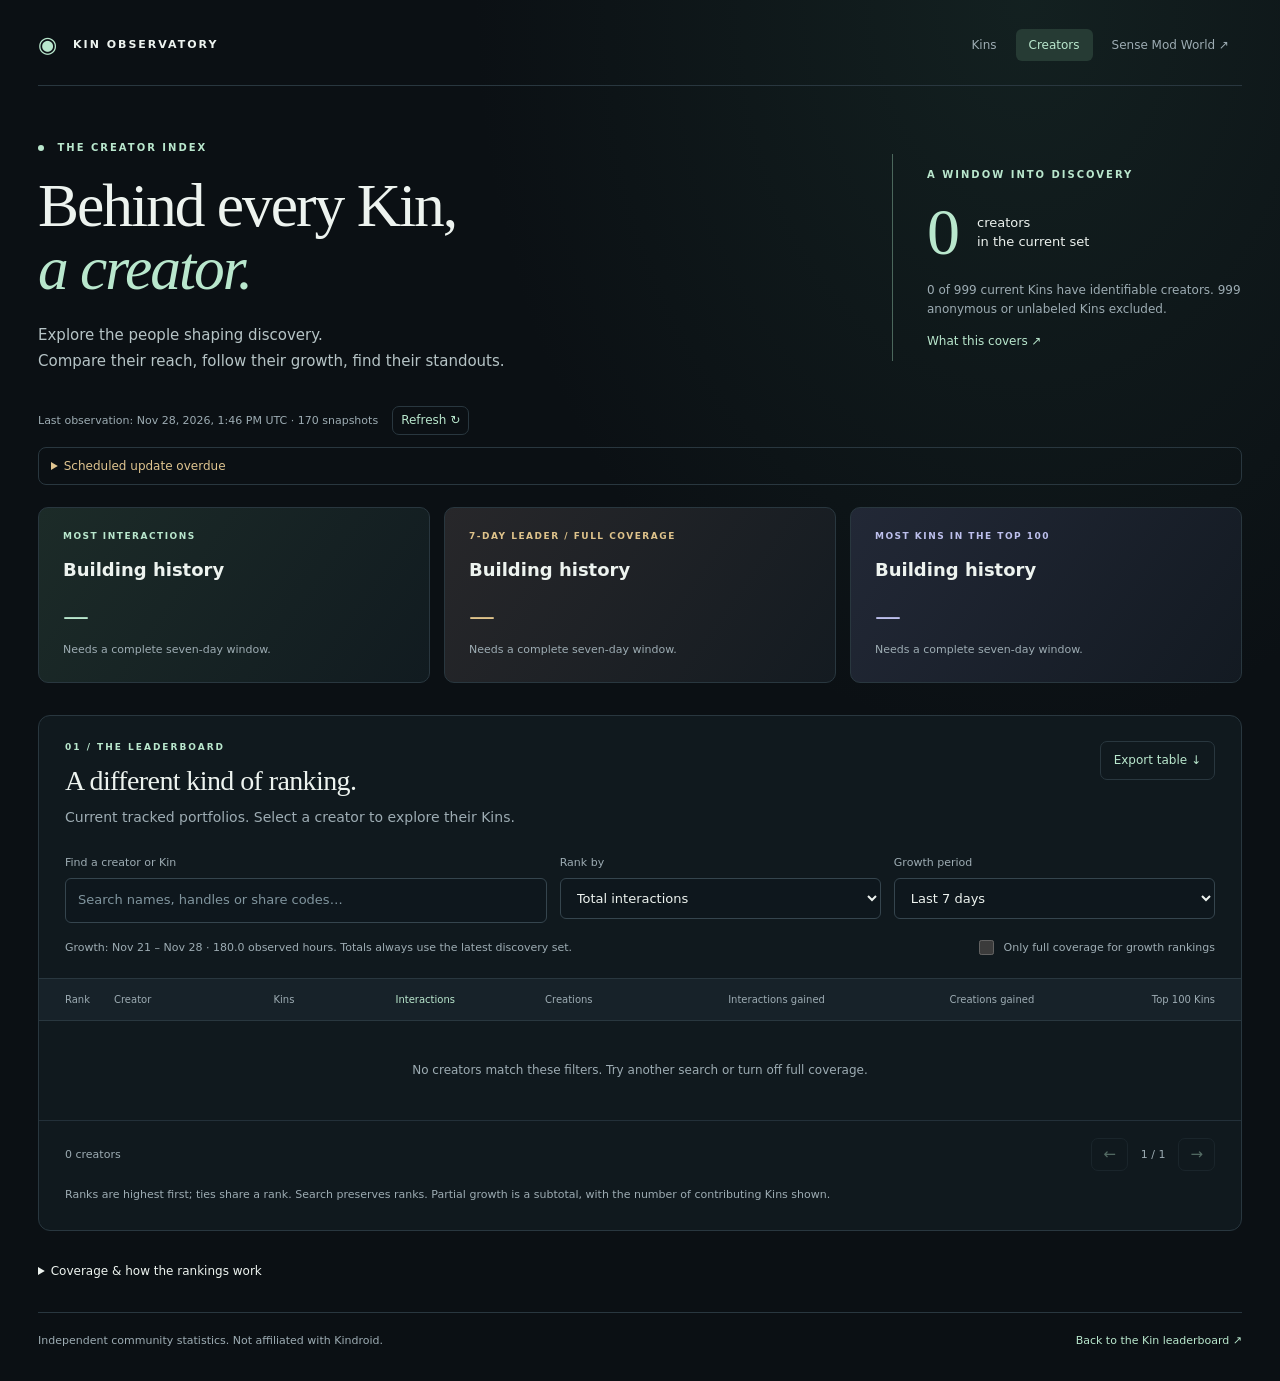
<file: creators/index.html>
<!doctype html>
<html lang="en"><head><meta charset="utf-8"><meta name="viewport" content="width=device-width,initial-scale=1"><meta name="robots" content="noindex,nofollow"><meta name="description" content="Explore the creators behind Kindroid discovery. Compare tracked portfolios, growth and reach."><title>Creators · Kin Observatory</title><link rel="stylesheet" href="style.css?v=creators-1"></head>
<body><a class="skip" href="#leaderboard">Skip to leaderboard</a><main>
<nav class="site-nav" aria-label="Observatory pages"><a class="wordmark" href="../"><span>◉</span> KIN OBSERVATORY</a><div><a href="../">Kins</a><a class="active" aria-current="page" href="./">Creators</a><a href="../sense-mod-world/">Sense Mod World ↗</a></div></nav>
<header class="hero"><div><p class="eyebrow"><span class="live-dot"></span> THE CREATOR INDEX</p><h1>Behind every Kin,<br><em>a creator.</em></h1><p class="intro">Explore the people shaping discovery. <br>Compare their reach, follow their growth, find their standouts.</p></div><div class="coverage-card"><span class="eyebrow">A WINDOW INTO DISCOVERY</span><div><strong id="creatorCount">—</strong><span>creators <br>in the current set</span></div><p id="coverageSummary">Loading tracked portfolios…</p><a href="#method">What this covers ↗</a></div></header>
<div class="fresh"><span id="freshness" role="status">Loading the latest observation…</span><button id="reload" class="quiet">Refresh ↻</button></div>
<section class="spotlights" id="spotlights" aria-label="Creator highlights"><div class="loading">Finding the current leaders…</div></section>
<section class="board panel" id="leaderboard" aria-labelledby="leaderboardTitle"><div class="section-head"><div><p class="eyebrow">01 / THE LEADERBOARD</p><h2 id="leaderboardTitle">A different kind of ranking.</h2><p class="muted">Current tracked portfolios. Select a creator to explore their Kins.</p></div><button id="export" class="quiet">Export table ↓</button></div>
<div class="filters"><label class="search">Find a creator or Kin<input id="search" type="search" placeholder="Search names, handles or share codes…"></label><label>Rank by<select id="sort"><option value="interactions">Total interactions</option><option value="creations">Total creations</option><option value="igain">Interactions gained</option><option value="cgain">Creations gained</option><option value="iday">Interactions per day</option><option value="cday">Creations per day</option><option value="kins">Tracked Kins</option><option value="top100">Kins in the top 100</option><option value="average">Interactions per Kin</option><option value="ratio">Interactions per creation</option></select></label><label>Growth period<select id="period"><option value="update">Last 12h · single update</option><option value="1">Last 24 hours</option><option value="7" selected>Last 7 days</option><option value="30">Last 30 days</option><option value="365">Last year</option><option value="all">Since first snapshot</option></select></label></div>
<div class="board-note"><p id="windowNote" role="status"></p><label class="check"><input type="checkbox" id="complete"> Only full coverage for growth rankings</label></div>
<div class="table-scroll"><table><thead><tr><th scope="col">Rank</th><th scope="col">Creator</th><th scope="col">Kins</th><th scope="col">Interactions</th><th scope="col">Creations</th><th scope="col">Interactions gained</th><th scope="col">Creations gained</th><th scope="col" id="extraHeading">Top 100 Kins</th></tr></thead><tbody id="rows"></tbody></table></div>
<div class="table-bottom"><span id="countLabel" role="status"></span><div><button id="previous" class="quiet" aria-label="Previous page">←</button><span id="pageLabel"></span><button id="next" class="quiet" aria-label="Next page">→</button></div></div><p class="footnote">Ranks are highest first; ties share a rank. Search preserves ranks. Partial growth is a subtotal, with the number of contributing Kins shown.</p></section>
<section class="profile panel" id="profile" aria-labelledby="profileTitle" hidden><div class="section-head"><div><p class="eyebrow">02 / INSIDE THE PORTFOLIO</p><h2 id="profileTitle"></h2><p id="profileSubtitle" class="muted"></p></div><button id="share" class="quiet">Copy creator link ↗</button></div><div id="profileStats" class="profile-stats"></div><div class="profile-grid"><div><h3>Where the interactions come from</h3><p class="muted small">Share of this creator’s visible, tracked interaction total.</p><div id="contributions"></div><p id="concentrationNote" class="footnote"></p></div><div class="portfolio"><div class="portfolio-head"><h3>Tracked Kins</h3><span class="muted small">Discovery order</span></div><div id="portfolio"></div><button id="moreKins" class="quiet" hidden>Show all Kins ↓</button></div></div></section>
<details class="method" id="method"><summary>Coverage & how the rankings work</summary><p>This index groups the latest discovery results by their displayed @handle, ignoring letter case. Anonymous and missing creator labels are excluded, because they do not identify a single creator. Each portfolio contains only Kins in the current tracked set, not every Kin an account has published. Kins that leave the set retain their history on the main tracker.</p><p>Totals are the published lifetime counters of those current Kins. Hidden interaction counters are excluded and their coverage is shown. Interactions per Kin uses only Kins with visible interactions. Interactions per creation uses those same Kins in both parts of the ratio. These measures do not count unique users.</p><p>Growth is calculated for each Kin separately, then summed. A Kin must be present throughout the selected window with valid, nondecreasing counters, no recorded creator change and no gap longer than 18 hours. Earlier rows without a creator label can be matched by share code. New entries never contribute their lifetime totals as new growth. Partial portfolios show the number of contributing Kins; choose “Only full coverage” to exclude them from growth rankings.</p><p>The single-update period compares the two latest observations. The daily period uses a baseline within six hours of a day earlier; longer periods use a baseline up to 18 hours before the requested start. “Since first snapshot” uses the same first observation for everyone, when coverage was only 200 Kins. Daily rates divide by the actual elapsed time. No sufficient baseline means a dash, not zero. These tables use recorded counters; delays in Kindroid’s updates can affect short windows.</p><p>Top 100 means discovery positions 1–100, which reflect factors beyond raw interactions. The cards above use the current total, a fixed seven-day growth window with full interaction coverage, and top-100 presence. Featured status and judgments about inauthentic activity are not inferred.</p></details>
<footer><span>Independent community statistics. Not affiliated with Kindroid.</span><a href="../">Back to the Kin leaderboard ↗</a></footer>
</main><div id="toast" role="status"></div><script src="../data-source.js?v=direct-data-1"></script><script src="metrics.js?v=creators-1"></script><script src="app.js?v=creators-1"></script><script src="../health.js?v=direct-data-1"></script></body></html>
</file>
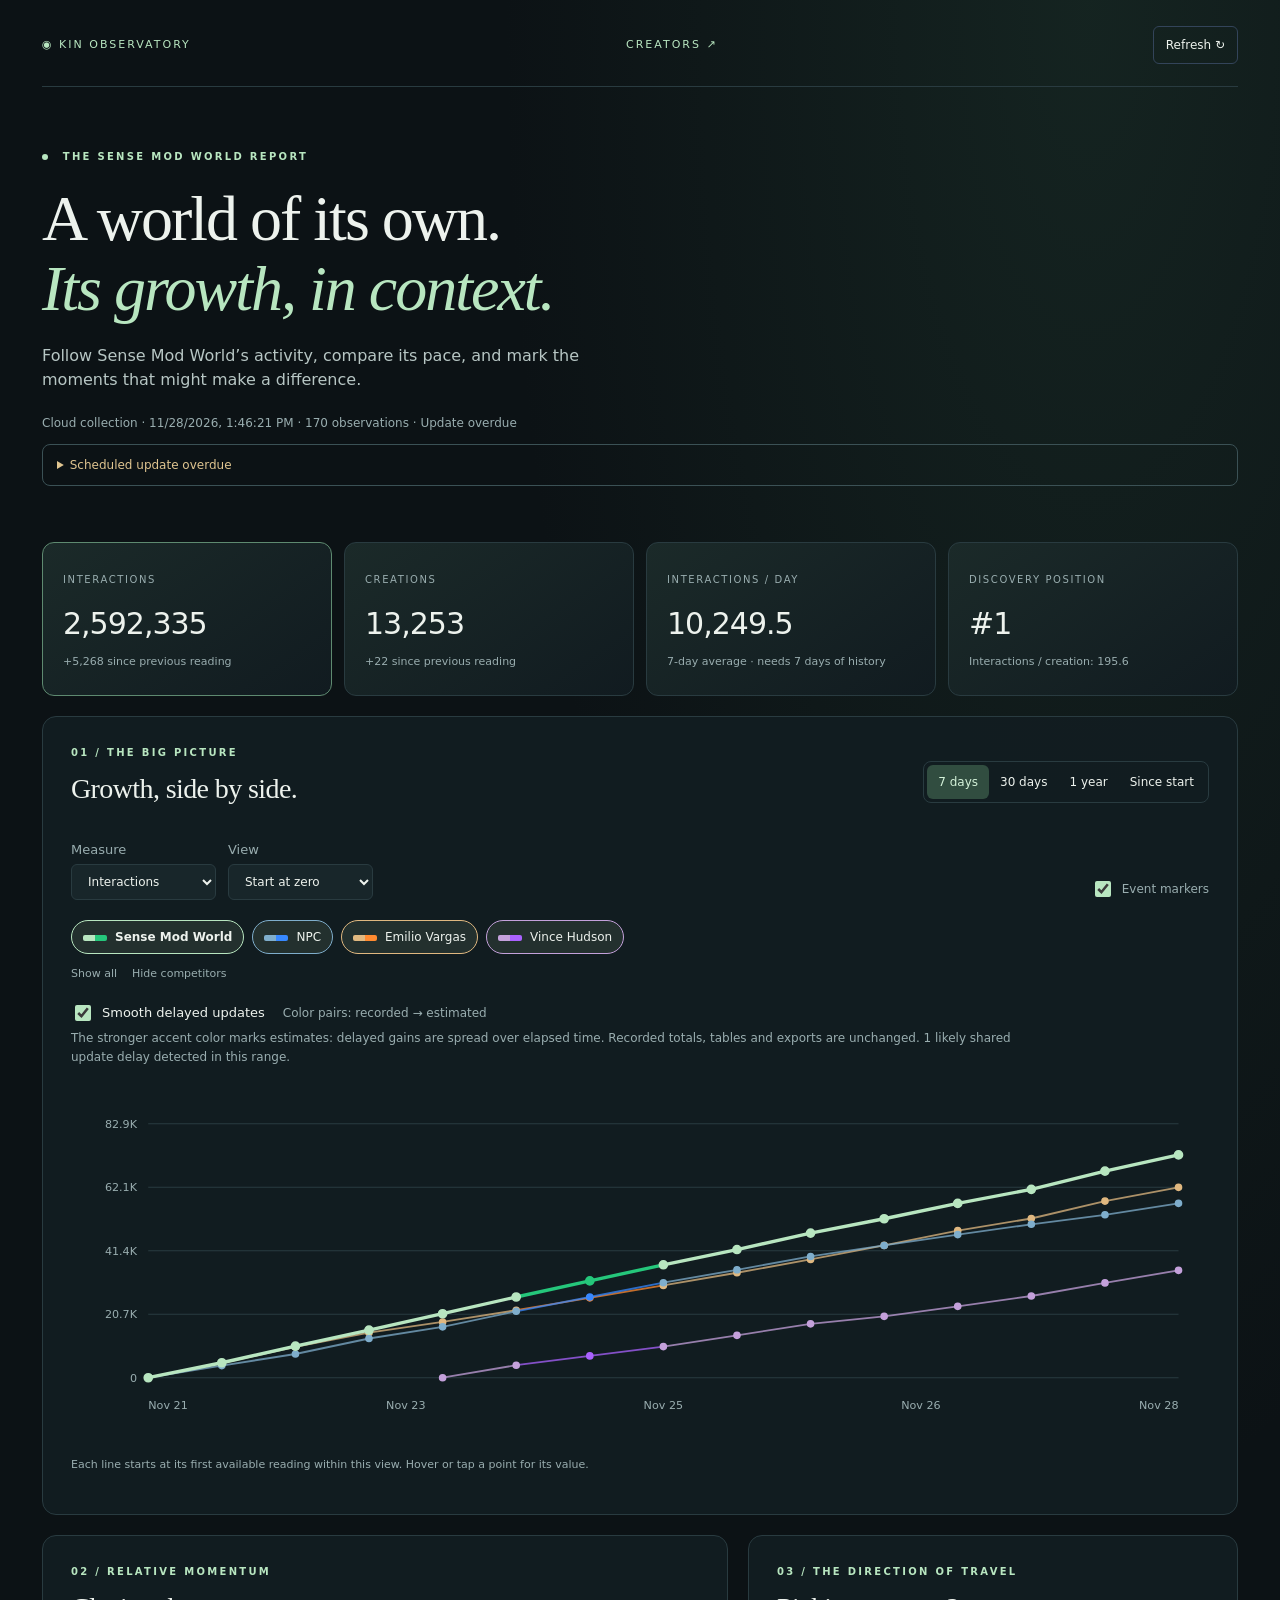
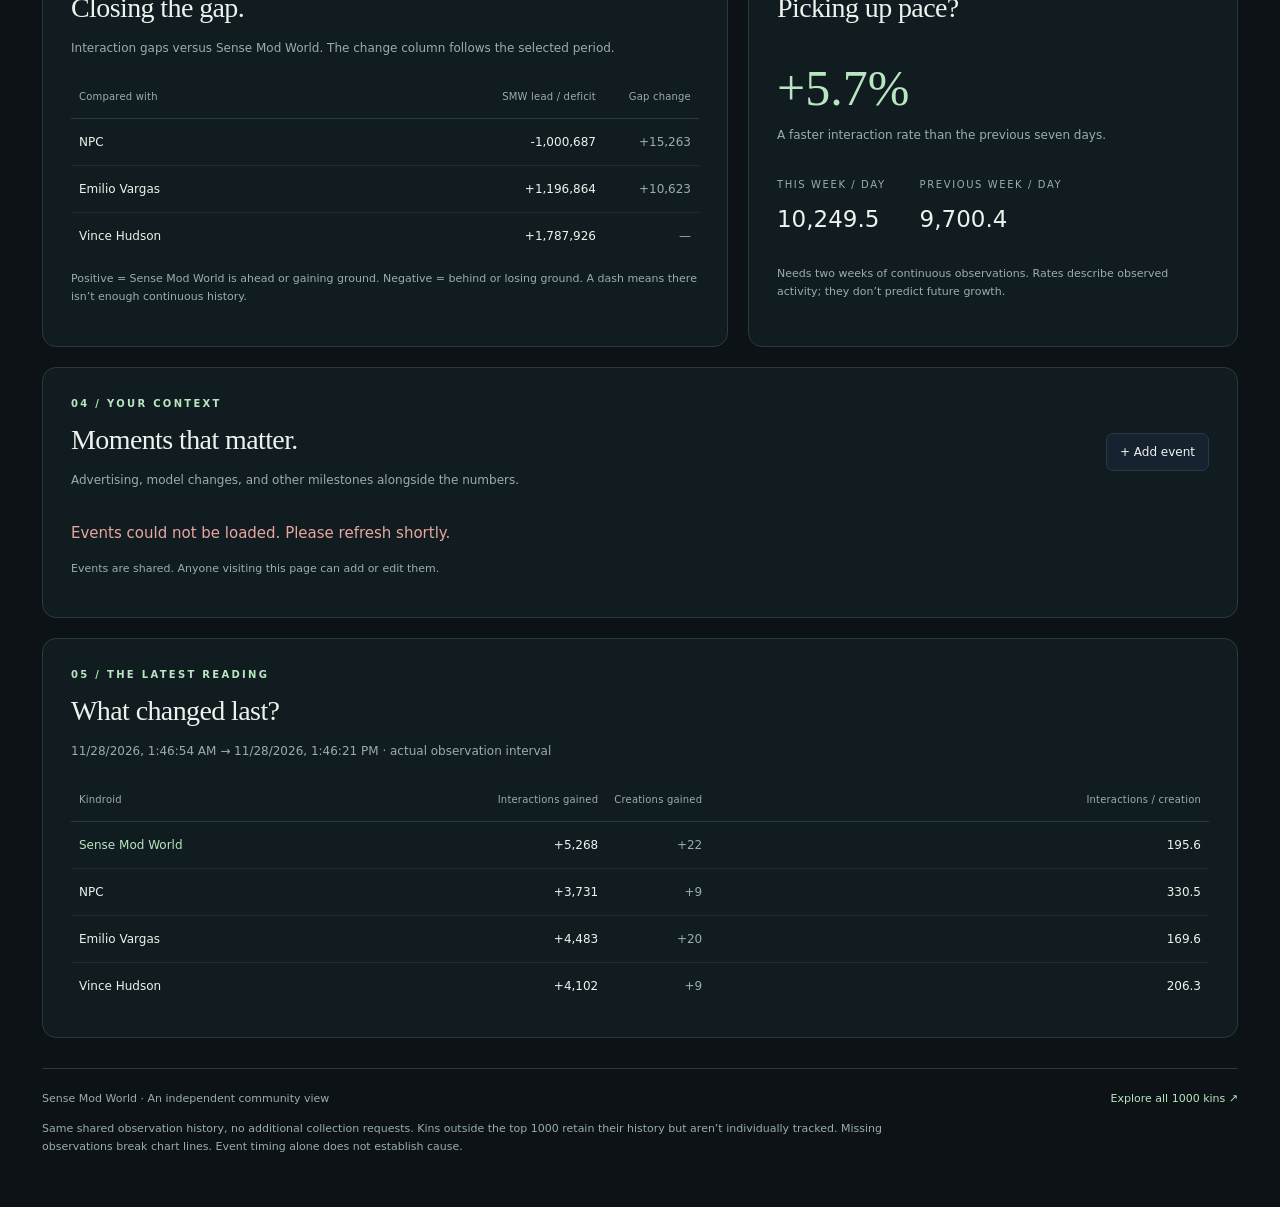
<file: sense-mod-world/index.html>
<!doctype html><html lang="en"><head><meta charset="utf-8"><meta name="viewport" content="width=device-width,initial-scale=1"><meta name="robots" content="noindex,nofollow"><title>Sense Mod World · Observatory</title><link rel="stylesheet" href="style.css?v=delay-smoothing-4"></head><body><main>
<nav><a href="../">◉ KIN OBSERVATORY</a><a href="../creators/">CREATORS ↗</a><button id="refresh">Refresh ↻</button></nav>
<header><div class="kicker"><span></span> THE SENSE MOD WORLD REPORT</div><h1>A world of its own.<br><em>Its growth, in context.</em></h1><p class="intro">Follow Sense Mod World’s activity, compare its pace, and mark the moments that might make a difference.</p><div id="freshness" class="muted" role="status">Loading observations…</div></header>
<section class="cards" aria-label="Sense Mod World statistics"><article><span>INTERACTIONS</span><strong id="interactions">—</strong><small id="interactionChange">Awaiting data</small></article><article><span>CREATIONS</span><strong id="creations">—</strong><small id="creationChange">Awaiting data</small></article><article><span>INTERACTIONS / DAY</span><strong id="daily">—</strong><small>7-day average · needs 7 days of history</small></article><article><span>DISCOVERY POSITION</span><strong id="rank">—</strong><small id="ratio">Weighted discovery order</small></article></section>
<section class="panel"><div class="section-title"><div><div class="kicker">01 / THE BIG PICTURE</div><h2>Growth, side by side.</h2></div><div class="range" role="group" aria-label="Time range"><button data-range="7" aria-pressed="true">7 days</button><button data-range="30">30 days</button><button data-range="365">1 year</button><button data-range="all">Since start</button></div></div>
<div class="toolbar"><div class="selects"><label>Measure<select id="measure"><option value="interactions">Interactions</option><option value="creations">Creations</option></select></label><label>View<select id="view"><option value="gains">Start at zero</option><option value="total">Lifetime totals</option><option value="pace">Daily pace</option></select></label></div><label class="check"><input id="markers" type="checkbox" checked> Event markers</label></div>
<div id="toggles" class="toggles" aria-label="Comparison kins"></div><div class="mini-actions"><button id="showAll">Show all</button><button id="hideAll">Hide competitors</button></div>
<div class="smoothing-controls"><label><input id="smoothDelays" type="checkbox" checked> Smooth delayed updates</label><span class="estimate-key">Color pairs: recorded → estimated</span></div><p id="smoothingNote" class="smoothing-note" role="status"></p><div class="chart-scroll"><svg id="chart" viewBox="0 0 1120 360" role="img" aria-label="Sense Mod World and competitor growth chart"></svg></div><p id="chartNote" class="chart-note"></p><div id="eventLegend" class="event-legend"></div>
</section>
<div class="two-column"><section class="panel"><div class="kicker">02 / RELATIVE MOMENTUM</div><h2>Closing the gap.</h2><p class="subtitle">Interaction gaps versus Sense Mod World. The change column follows the selected period.</p><div class="table-scroll"><table><thead><tr><th>Compared with</th><th>SMW lead / deficit</th><th>Gap change</th></tr></thead><tbody id="gaps"></tbody></table></div><p class="footnote">Positive = Sense Mod World is ahead or gaining ground. Negative = behind or losing ground. A dash means there isn’t enough continuous history.</p></section>
<section class="panel pace-card"><div class="kicker">03 / THE DIRECTION OF TRAVEL</div><h2>Picking up pace?</h2><div id="momentum" class="momentum">—</div><p id="momentumNote" class="subtitle">Comparing the latest seven days with the seven before them.</p><div class="pace-values"><div><span>THIS WEEK / DAY</span><strong id="thisWeek">—</strong></div><div><span>PREVIOUS WEEK / DAY</span><strong id="lastWeek">—</strong></div></div><p class="footnote">Needs two weeks of continuous observations. Rates describe observed activity; they don’t predict future growth.</p></section></div>
<section class="panel"><div class="section-title"><div><div class="kicker">04 / YOUR CONTEXT</div><h2>Moments that matter.</h2><p class="subtitle">Advertising, model changes, and other milestones alongside the numbers.</p></div><button id="addEvent" class="button">+ Add event</button></div><p id="eventFeedback" role="status" class="footnote"></p><div id="events" class="events"></div><p class="footnote">Events are shared. Anyone visiting this page can add or edit them.</p></section>
<dialog id="eventDialog"><form id="eventForm"><h2 id="eventFormTitle">Add event</h2><label>Event name<input id="eventLabel" maxlength="120" required placeholder="e.g. Changed model"></label><div class="event-form-grid"><label>Date and time<input id="eventAt" type="datetime-local" required></label><label>Category<select id="eventType"><option value="advertising">Advertising</option><option value="model">Model change</option><option value="background">Background</option><option value="update">Update</option><option value="other" selected>Other</option></select></label></div><p id="eventTimezone" class="footnote"></p><label>Notes <span class="muted">(optional)</span><textarea id="eventNotes" maxlength="1000" rows="3" placeholder="What changed?"></textarea></label><p id="eventMessage" role="alert"></p><div class="event-form-actions"><button id="cancelEvent" type="button">Cancel</button><button id="saveEvent" type="submit" class="button">Save event</button></div></form></dialog>
<section class="panel"><div class="kicker">05 / THE LATEST READING</div><h2>What changed last?</h2><p id="latestNote" class="subtitle"></p><div class="table-scroll"><table><thead><tr><th>Kindroid</th><th>Interactions gained</th><th>Creations gained</th><th>Interactions / creation</th></tr></thead><tbody id="updates"></tbody></table></div></section>
<footer><span>Sense Mod World · An independent community view</span><a href="../">Explore all 1000 kins ↗</a><p>Same shared observation history, no additional collection requests. Kins outside the top 1000 retain their history but aren’t individually tracked. Missing observations break chart lines. Event timing alone does not establish cause.</p></footer>
</main><script src="../data-source.js?v=direct-data-1"></script><script src="../metrics.js?v=direct-data-1"></script><script src="event-editor.js"></script><script src="../chart-data.js?v=delay-smoothing-4"></script><script src="app.js?v=delay-smoothing-4"></script><script src="../health.js?v=direct-data-1"></script></body></html>
</file>
<file: creators/style.css>
:root{color-scheme:dark;--bg:#0b1014;--panel:#111a20;--line:#29373f;--text:#edf3ef;--muted:#9dacb3;--accent:#b9e7cd;--gold:#dfc38b;--violet:#bdc0ed}*{box-sizing:border-box}html{scroll-behavior:smooth;scroll-padding-top:24px}body{margin:0;background:radial-gradient(ellipse at 80% 0%,#23413955,transparent 38%),var(--bg);color:var(--text);font:14px/1.55 system-ui,-apple-system,sans-serif}main{max-width:1390px;margin:auto;padding:28px 38px 32px}a{color:var(--accent);text-decoration:none}a:hover{text-decoration:underline}button,input,select{font:inherit;color:inherit}button,a,input,select{touch-action:manipulation}button{cursor:pointer}button:disabled{opacity:.4;cursor:default}:focus-visible{outline:2px solid var(--accent);outline-offset:4px}button{background:#1b2a2d;border:1px solid var(--line);border-radius:7px;padding:9px 13px}button:hover:not(:disabled){border-color:#8aafa0;background:#233933}.quiet{background:transparent;font-size:12px;color:var(--accent)}.site-nav,.site-nav>div,.section-head,.fresh,.table-bottom,.table-bottom>div,.portfolio-head{display:flex;align-items:center;justify-content:space-between;gap:20px}.site-nav{padding-bottom:23px;border-bottom:1px solid var(--line)}.wordmark{font-size:11px;letter-spacing:2px;font-weight:650;color:var(--text)}.wordmark span{font-size:22px;color:var(--accent);vertical-align:middle;margin-right:8px}.site-nav>div{gap:6px;font-size:12px}.site-nav>div a{padding:7px 13px;color:var(--muted)}.site-nav a.active{background:#263b34;border-radius:6px;color:var(--accent)}.hero{display:grid;grid-template-columns:1.5fr 1fr;gap:60px;align-items:center;padding:54px 0 32px}.eyebrow{font-size:10px;letter-spacing:2px;color:var(--accent);font-weight:650;margin:0 0 12px}.live-dot{display:inline-block;width:6px;height:6px;border-radius:50%;background:var(--accent);margin-right:8px}h1{font:400 clamp(42px,4.8vw,67px)/1.04 Georgia,serif;letter-spacing:-2px;margin:18px 0 22px}h1 em{font-weight:400;color:var(--accent)}.intro{color:#b6c4c6;font-size:15px;line-height:1.7;margin:0}.coverage-card{border-left:1px solid #4b675c;padding:9px 0 9px 34px;justify-self:end;max-width:350px}.coverage-card>div{display:flex;align-items:center;gap:20px;margin:17px 0}.coverage-card strong{font:400 66px/.95 Georgia,serif;color:var(--accent);letter-spacing:-3px}.coverage-card>div span{font-size:13px;line-height:1.4}.coverage-card p,.coverage-card a{font-size:12px;color:var(--muted)}.coverage-card a{color:var(--accent)}.fresh{font-size:11px;color:var(--muted);justify-content:flex-start;flex-wrap:wrap;gap:14px;margin-bottom:12px}.fresh button{padding:4px 8px}#collector-health{margin:0 0 22px!important;border-color:var(--line)!important;padding:8px 12px!important}.spotlights{display:grid;grid-template-columns:repeat(3,1fr);gap:14px;margin:22px 0 32px}.spotlight{text-align:left;position:relative;min-height:154px;padding:22px 24px;border:1px solid var(--line);border-radius:10px;background:linear-gradient(125deg,#1c2b28,#111b20);color:var(--text);overflow:hidden}.spotlight:nth-child(2){background:linear-gradient(125deg,#27272a,#141b21);--accent:var(--gold)}.spotlight:nth-child(3){background:linear-gradient(125deg,#222836,#131a22);--accent:var(--violet)}.spotlight .eyebrow{display:block;font-size:9px;letter-spacing:1.5px}.spotlight strong{display:block;font-size:18px;font-weight:550;overflow-wrap:anywhere}.spotlight .score{display:block;color:var(--accent);font-size:26px;letter-spacing:-.8px;margin:12px 0 2px;font-variant-numeric:tabular-nums}.spotlight small{color:var(--muted);font-size:11px}.spotlight .arrow{position:absolute;right:22px;top:20px;color:var(--accent);font-size:17px}.panel{border:1px solid var(--line);border-radius:12px;background:#111a20ee;padding:25px 26px;margin:24px 0}.section-head{align-items:flex-start}.section-head h2{font:400 28px/1.2 Georgia,serif;letter-spacing:-.6px;margin:0 0 9px}.section-head .eyebrow{font-size:9px;margin:0 0 9px}.muted{color:var(--muted);margin:0}.small{font-size:12px}.filters{display:grid;grid-template-columns:1.5fr 1fr 1fr;gap:13px;margin:26px 0 13px}label{font-size:11px;color:var(--muted);display:flex;flex-direction:column;gap:7px}input,select{border:1px solid #35454e;border-radius:6px;background:#0e171d;padding:11px 12px;min-width:0;font-size:13px;color:var(--text)}input::placeholder{color:#80959e}.board-note{display:flex;justify-content:space-between;align-items:center;gap:20px;margin:14px 0 20px;font-size:11px;color:var(--muted)}.board-note p{margin:0;max-width:620px}.check{display:flex;align-items:center;flex-direction:row;gap:7px}.check input{accent-color:var(--accent);width:15px;height:15px;flex-shrink:0}.table-scroll{overflow-x:auto;margin:0 -26px}table{border-collapse:collapse;width:100%;font-variant-numeric:tabular-nums;font-size:12px}th{font-size:10px;color:var(--muted);font-weight:500;white-space:nowrap;text-align:right;background:#172229;padding:13px 12px;border-top:1px solid var(--line);border-bottom:1px solid var(--line)}td{text-align:right;padding:16px 12px;border-bottom:1px solid #233039;white-space:nowrap}th:first-child,td:first-child{padding-left:26px;text-align:left;width:60px;color:var(--muted)}th:nth-child(2),td:nth-child(2){text-align:left}th:last-child,td:last-child{padding-right:26px}td:nth-child(2){min-width:185px}td strong{font-weight:550}td small{display:block;font-size:10px;color:var(--muted);margin-top:2px}td.active-metric,th.active-metric{color:var(--accent)}tr.selected{background:#233b3345}tbody tr:hover{background:#22333b66}.creator-name{padding:0;border:0;border-radius:0;background:transparent;text-align:left;color:var(--text);font-weight:550;max-width:240px;white-space:normal;overflow-wrap:anywhere}.creator-name:hover:not(:disabled){background:none;text-decoration:underline;color:var(--accent)}.avatar{display:inline-grid;place-items:center;width:29px;height:29px;border:1px solid #4c655c;border-radius:8px;background:#253b33;color:var(--accent);font-size:10px;margin-right:10px;vertical-align:middle}.name-wrap{display:flex;align-items:center}.name-wrap .avatar{flex-shrink:0}.table-bottom{font-size:11px;color:var(--muted);margin:17px 0 0}.table-bottom>div{gap:13px}.table-bottom button{padding:4px 11px;font-size:15px}.footnote{font-size:11px;color:var(--muted);line-height:1.7;margin:15px 0 0}.empty{text-align:center!important;padding:40px!important;color:var(--muted)}.profile-stats{display:grid;grid-template-columns:repeat(4,1fr);border-top:1px solid var(--line);border-bottom:1px solid var(--line);margin:22px 0 26px}.profile-stats>div{padding:18px;border-right:1px solid var(--line)}.profile-stats>div:first-child{padding-left:0}.profile-stats>div:last-child{border:0}.profile-stats span{font-size:10px;color:var(--muted)}.profile-stats strong{display:block;font-size:25px;font-weight:500;margin:6px 0;letter-spacing:-.6px;color:var(--accent)}.profile-stats small{font-size:10px;color:var(--muted);display:block}.profile-grid{display:grid;grid-template-columns:1fr 1.1fr;gap:48px}h3{font-size:14px;font-weight:550;margin:0 0 6px}.contribution{margin:18px 0}.contribution>div{display:flex;justify-content:space-between;gap:20px;font-size:12px;margin:0 0 7px}.contribution a{overflow:hidden;text-overflow:ellipsis;white-space:nowrap}.track{height:5px;background:#24342f;border-radius:5px;overflow:hidden}.track span{height:100%;background:#9bcbb4;display:block;border-radius:5px}.kin-row{display:grid;grid-template-columns:35px 1fr auto;gap:12px;align-items:center;padding:14px 0;border-bottom:1px solid #233039}.kin-rank{font-size:11px;color:var(--muted)}.kin-row a{display:block;color:var(--text);font-size:12px;overflow-wrap:anywhere}.kin-row small{display:block;font-size:10px;color:var(--muted)}.kin-values{text-align:right;font-size:12px;color:var(--accent);font-variant-numeric:tabular-nums}.portfolio-head{margin-bottom:8px;flex-wrap:wrap}.portfolio-head h3{margin:0}#moreKins{margin-top:16px}.method{font-size:12px;color:var(--muted);line-height:1.8;margin:30px 0}.method summary{color:var(--text);cursor:pointer}.method p{max-width:1000px}footer{border-top:1px solid var(--line);padding-top:19px;display:flex;justify-content:space-between;gap:20px;color:var(--muted);font-size:11px}#toast{position:fixed;bottom:24px;left:50%;transform:translateX(-50%);background:var(--accent);color:#10271d;padding:10px 18px;border-radius:6px;max-width:90vw;display:none;z-index:5}.skip{position:absolute;left:20px;top:-80px;background:var(--panel);padding:15px;z-index:6}.skip:focus{top:12px}.loading{padding:20px;color:var(--muted)}[hidden]{display:none!important}@media(max-width:1000px){main{padding:24px}.hero{gap:30px}.profile-grid{gap:28px}.spotlight{padding:20px}.spotlight strong{font-size:16px}.board-note{align-items:flex-start;flex-direction:column;gap:10px}}@media(max-width:700px){main{padding:18px 16px}.site-nav{flex-wrap:wrap;gap:14px;padding-bottom:16px}.site-nav>div{gap:0;flex-wrap:wrap}.site-nav>div a{padding:5px 10px}.site-nav>div a:first-child{padding-left:0}.hero{grid-template-columns:1fr;gap:28px;padding:35px 0 23px}h1{font-size:46px}.coverage-card{justify-self:stretch;max-width:none;border-left:0;border-top:1px solid var(--line);padding:20px 0 0}.coverage-card>div{margin:10px 0}.coverage-card strong{font-size:44px}.coverage-card>div span br{display:none}.coverage-card>div span{font-size:12px}.coverage-card .eyebrow{font-size:9px}.spotlights{grid-template-columns:1fr;gap:10px;margin:18px 0 24px}.spotlight{min-height:0;padding:17px 20px;display:grid;grid-template-columns:1fr auto;gap:3px 12px}.spotlight .eyebrow{grid-column:1/-1;margin:0 0 5px}.spotlight .score{font-size:22px;margin:0;grid-column:2;grid-row:2}.spotlight small{grid-column:1/-1}.spotlight .arrow{top:13px;font-size:13px}.panel{padding:20px 16px}.section-head{flex-wrap:wrap;gap:12px}.section-head h2{font-size:25px}.filters{grid-template-columns:1fr 1fr;gap:12px}.filters .search{grid-column:1/-1}.filters select{width:100%;font-size:12px}input,select{font-size:16px}.table-scroll{margin:0 -16px}th:first-child,td:first-child{padding-left:16px}th:last-child,td:last-child{padding-right:16px}.profile-stats{grid-template-columns:1fr 1fr}.profile-stats>div{padding:16px!important}.profile-stats>div:nth-child(2){border-right:0}.profile-stats>div:nth-child(-n+2){border-bottom:1px solid var(--line)}.profile-stats strong{font-size:23px}.profile-grid{grid-template-columns:1fr;gap:30px}.table-bottom{flex-wrap:wrap}footer{flex-direction:column;gap:8px}.profileSubtitle{overflow-wrap:anywhere}.intro br{display:none}.fresh{align-items:flex-start}}@media(prefers-reduced-motion:reduce){html{scroll-behavior:auto}}
</file>
<file: sense-mod-world/style.css>
@import url('../style.css?v=delay-smoothing-4');
:root{--bg:#0c1215;--panel:#121d21;--line:#293b40;--muted:#99adaf;--text:#edf2ed;--accent:#b8e6c0}body{background:radial-gradient(ellipse at 85% 0%,#26473855,transparent 38%),var(--bg)}main{max-width:1260px;padding:26px 32px 50px}a{color:var(--accent);text-decoration:none}a:hover{text-decoration:underline}nav{display:flex;align-items:center;justify-content:space-between;padding-bottom:22px;border-bottom:1px solid var(--line);font-size:11px;letter-spacing:2px}nav span{color:var(--muted)}nav button{font-size:12px;letter-spacing:0;background:transparent}header{display:block;padding:62px 0 36px;position:relative}.kicker{color:var(--accent);font-size:10px;font-weight:650;letter-spacing:2.3px}.kicker>span{display:inline-block;width:6px;height:6px;border-radius:50%;background:var(--accent);margin-right:9px}h1{font-family:Georgia,'Times New Roman',serif;font-weight:400;font-size:clamp(38px,5vw,64px);letter-spacing:-2px;line-height:1.09;margin:20px 0}h1 em{color:var(--accent);font-weight:400}.intro{max-width:570px;font-size:16px;color:#b7c6c4;margin:0 0 22px}.muted{font-size:12px;color:var(--muted)}.cards{display:grid;grid-template-columns:repeat(4,1fr);gap:12px}.cards article{padding:24px 20px;border:1px solid var(--line);background:linear-gradient(145deg,#1b2a29,#111b20);border-radius:12px}.cards article:first-child{border-color:#5e8a70}.cards article>span,.pace-values span{font-size:10px;letter-spacing:1.6px;color:var(--muted)}.cards strong{display:block;font-size:30px;font-weight:500;letter-spacing:-1px;margin:12px 0 8px;font-variant-numeric:tabular-nums}.cards small{font-size:11px;color:var(--muted);display:block}.panel{padding:28px;border-radius:14px;background:#121d21e8;margin-top:20px}.section-title{display:flex;justify-content:space-between;align-items:center;gap:20px;flex-wrap:wrap}h2{font-family:Georgia,'Times New Roman',serif;font-size:28px;letter-spacing:-.6px;font-weight:400;margin:8px 0 10px}.range{display:flex;border:1px solid var(--line);padding:3px;border-radius:8px}.range button{border:0;background:transparent;font-size:12px;padding:8px 11px}.range button[aria-pressed=true]{background:#314d40;color:#d4f2d9}.toolbar{display:flex;justify-content:space-between;align-items:end;gap:20px;margin:20px 0}.selects{display:flex;gap:12px}select{background:#18262a;border-color:var(--line);font-size:12px;min-width:145px}.check{flex-direction:row;align-items:center;gap:8px;font-size:12px}.toggles{display:flex;gap:8px;flex-wrap:wrap}.toggle{font-size:12px;border-radius:24px;border-color:var(--color);background:transparent;padding:7px 11px;opacity:.5}.toggle[aria-pressed=true]{opacity:1;background:#23302e}.toggle i{display:inline-block;border-radius:50%;width:7px;height:7px;background:var(--color);margin-right:7px}.toggle.primary{font-weight:650}.mini-actions{display:flex;gap:15px;margin-top:9px}.mini-actions button{border:0;background:transparent;padding:3px 0;font-size:11px;color:var(--muted)}.chart-scroll{overflow-x:auto;margin-top:12px}#chart{min-width:600px}.chart-note,.footnote{font-size:11px;color:var(--muted);line-height:1.7}.two-column{display:grid;grid-template-columns:1.4fr 1fr;gap:20px}.subtitle{font-size:12px;color:var(--muted);margin:0 0 18px}.table-scroll{overflow:auto}th,td{text-align:right!important;font-size:12px;padding:14px 8px;white-space:nowrap}th{background:transparent;font-size:10px}th:first-child,td:first-child{text-align:left!important;width:auto}td:nth-child(2){width:auto;color:inherit}td:nth-child(3){min-width:0}tr:last-child td{border-bottom:0}tr.primary td:first-child{color:var(--accent)}.positive{color:var(--accent)}.negative{color:#e8a6a0}.momentum{font-family:Georgia,serif;font-size:50px;color:var(--accent);margin-top:22px}.pace-values{display:flex;gap:34px;margin:28px 0}.pace-values strong{display:block;font-size:23px;font-weight:500;margin-top:8px}.button{display:inline-block;border:1px solid var(--line);border-radius:7px;padding:9px 13px;font-size:12px}.events{margin:12px 0}.event{display:grid;grid-template-columns:150px 1fr;gap:20px;padding:19px 0;border-bottom:1px solid var(--line)}.event time{font-size:12px;color:var(--muted)}.event h3{font-size:14px;font-weight:550;margin:0 0 5px}.event p{font-size:12px;color:var(--muted);margin:0;white-space:pre-wrap}.event .tag{font-size:9px;color:var(--accent);letter-spacing:1px;margin-left:8px;text-transform:uppercase}.empty{border:1px dashed #3a5155;border-radius:10px;padding:24px;color:var(--muted);font-size:13px;margin:15px 0}details{font-size:12px;color:var(--muted);margin-top:24px}summary{cursor:pointer;color:var(--text)}pre{padding:18px;background:#0c1519;border-radius:8px;overflow:auto;color:#c1d5ce}.event-legend{display:flex;gap:12px;flex-wrap:wrap;font-size:11px;color:#d8c399}.event-legend a{color:inherit}footer{display:flex;flex-wrap:wrap;margin-top:30px;padding-top:22px;font-size:11px}footer p{flex-basis:100%;max-width:900px;color:var(--muted);line-height:1.7;margin:0}@media(max-width:800px){main{padding:20px 16px}nav span{display:none}header{padding:38px 0 25px}.cards{grid-template-columns:repeat(2,1fr)}.cards article{padding:17px}.cards strong{font-size:25px}.panel{padding:20px}.two-column{grid-template-columns:1fr;gap:0}.toolbar{align-items:start;flex-wrap:wrap}.event{grid-template-columns:1fr;gap:6px}h2{font-size:25px}.range button{padding:7px 9px}}@media(prefers-reduced-motion:no-preference){button{transition:background .15s,opacity .15s}}

#eventDialog{background:#142526;color:#edf3ed;border:1px solid #50625d;border-radius:18px;padding:28px;width:min(560px,calc(100vw - 32px));max-height:90vh;overflow:auto;box-sizing:border-box}#eventDialog::backdrop{background:#031012bb;backdrop-filter:blur(4px)}#eventForm{display:grid;gap:18px}#eventForm h2{margin:0}#eventForm label{display:grid;gap:7px;font-size:14px}#eventForm input,#eventForm textarea,#eventForm select{box-sizing:border-box;width:100%;min-width:0;background:#0c191c;color:#edf3ed;border:1px solid #50625d;border-radius:8px;padding:12px;font:inherit;font-size:16px;color-scheme:dark}#eventForm .footnote{margin:0}.event-form-grid{display:grid;grid-template-columns:1.2fr 1fr;gap:16px}.event-form-actions,.event-actions{display:flex;gap:10px;justify-content:flex-end}.event-actions{align-self:start}.event-actions button{font-size:14px;padding:6px 10px}#eventMessage{color:#ffb8b8;margin:0}#eventFeedback:empty{display:none}button:disabled{opacity:.55;cursor:wait}@media(max-width:600px){.event-form-grid{grid-template-columns:1fr}.event-actions{grid-column:1/-1;justify-content:flex-start}#eventDialog{padding:20px}}
</file>
